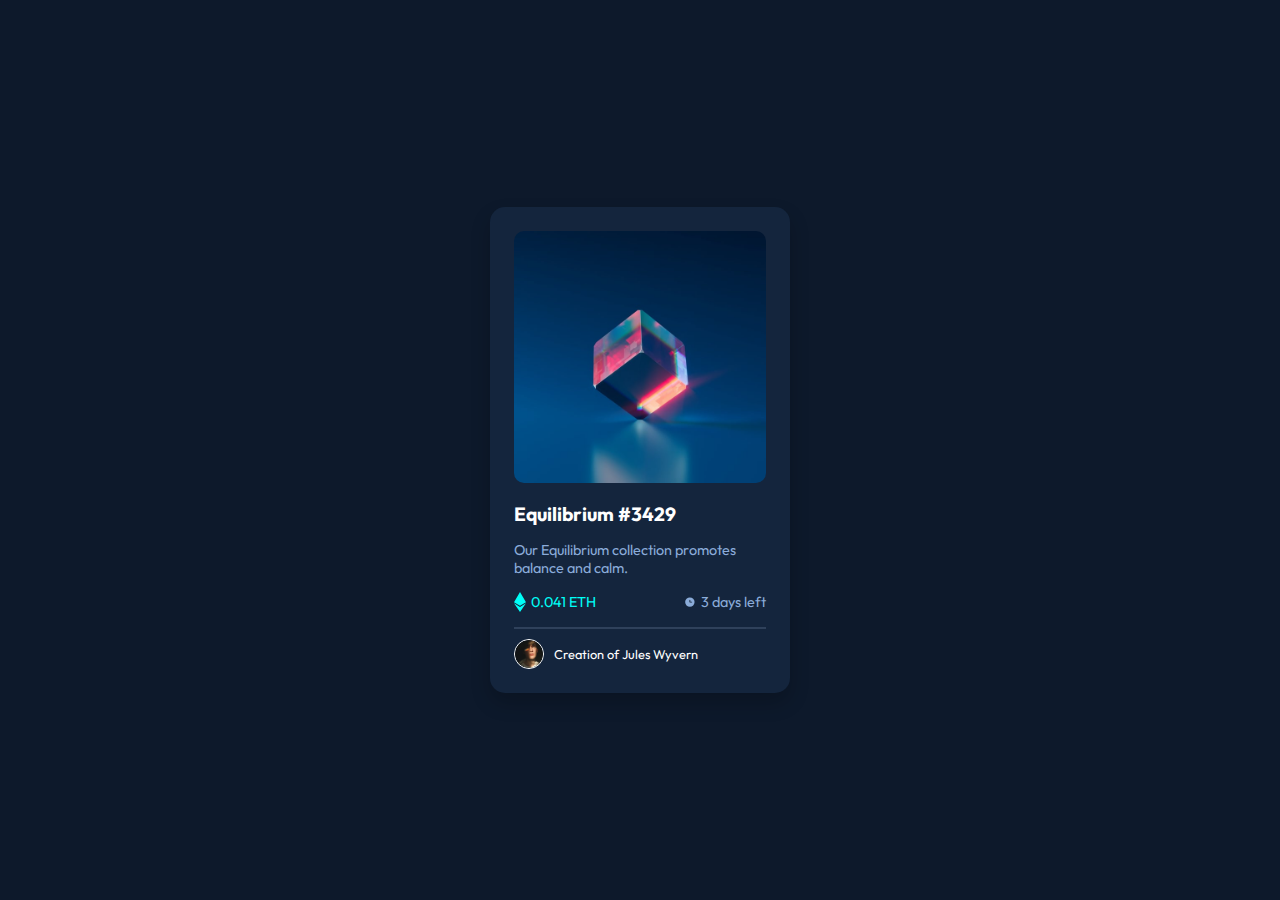
<file: NFT/index.html>
<!DOCTYPE html>
<html lang="en">
<head>
    <meta charset="UTF-8">
    <meta name="viewport" content="width=device-width, initial-scale=1.0">
    <link rel="icon" type="image/png" sizes="32x32" href="favicon-32x32.png">
    <link href="https://fonts.googleapis.com/css2?family=Outfit:wght@300;400;600&display=swap" rel="stylesheet">
    <link rel="stylesheet" href="styles.css">
    <title>Frontend Mentor | NFT preview card component</title>
</head>
<body>

    <div class="card">


        <img src="main.jpg" alt="Equilibrium NFT" class="card-image">

        <h1 class="card-title">Equilibrium #3429</h1>
        
        <p class="card-description">Our Equilibrium collection promotes balance and calm.</p>

        <div class="card-info">


            <div class="card-price">
                <img src="icon-ethereum.svg" alt="Ethereum icon">
                <span>0.041 ETH</span>
            </div>



            <div class="card-time">
                <img src="icon-clock.svg" alt="Clock icon">
                <span>3 days left</span>
            </div>



        </div>

        <hr>

        <div class="card-creator">

            <img src="creator.png" alt="Creator" class="creator-image">
            <span>Creation of Jules Wyvern</span>
        </div>


    </div>

</body>
</file>
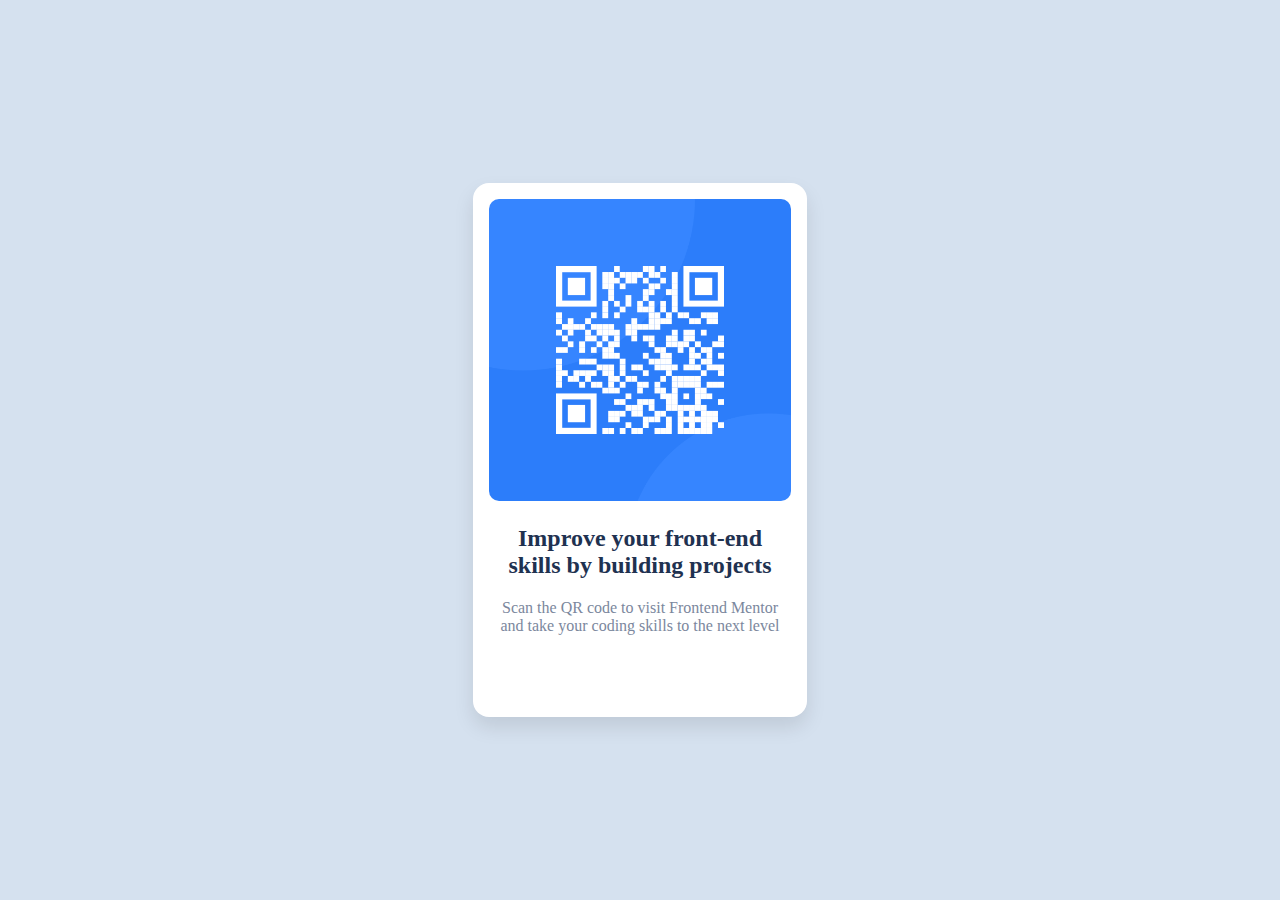
<file: QR/index.html>
<!DOCTYPE html>
<html lang="en">
<head>
    <meta charset="UTF-8">
    <meta name="viewport" content="width=device-width, initial-scale=1.0">
    <link rel="stylesheet" href="styles.css"> <!-- Corrected 'rel' attribute -->
    <title>QR CODE</title>
</head>
<body>
    
    <div class="card">
        <img src="images/image-qr-code.png">
        
        <h2>

            Improve your front-end skills by building projects
        </h2>
          <p>Scan the QR code to visit Frontend Mentor and take your coding skills to the next level</p>  
            


   
  
  
   
    </div>
</body>
</html>
</file>
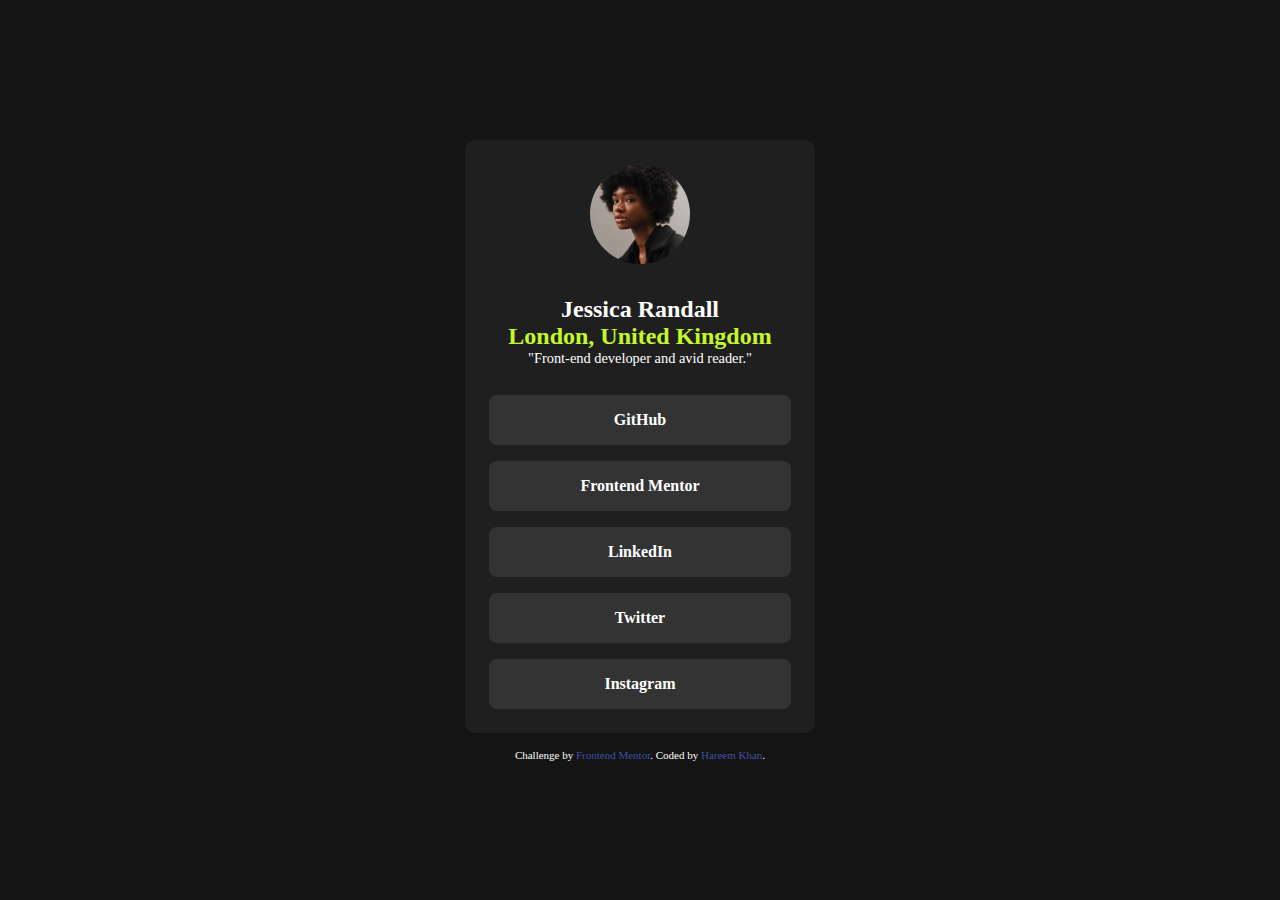
<file: SocialLinks/index.html>
<!DOCTYPE html>
<html lang="en">
<head>
    <meta charset="UTF-8">
    <meta name="viewport" content="width=device-width, initial-scale=1.0">
    <link rel="icon" type="image/png" sizes="32x32" href="./assets/images/favicon-32x32.png">
    <link rel="stylesheet" href="styles.css">
    <title>Frontend Mentor | Social Links Profile</title>
</head>
<body>
    
    <main>
        <div class="wrapper">
            <img class="profile-picture" src="images/avatar-jessica.jpeg" alt="Profile picture of Jessica Randall">
        </div>

        <h1>Jessica Randall</h1>
        <h2>London, United Kingdom</h2>
        <p>"Front-end developer and avid reader."</p> 

        <div class="links">
            <a href="#" class="social">GitHub</a>
            <a href="#" class="social">Frontend Mentor</a>
            <a href="#" class="social">LinkedIn</a>
            <a href="#" class="social">Twitter</a>
            <a href="#" class="social">Instagram</a>
        </div>
    </main>

    <footer class="attribution">
        Challenge by <a href="https://www.frontendmentor.io?ref=challenge" target="_blank">Frontend Mentor</a>. 
        Coded by <a href="#" target="_blank">Hareem Khan</a>.
    </footer>

</body>
</html>
</file>
<file: NFT/styles.css>
* {
    padding: 0;
    margin: 0;
    box-sizing: border-box;
}

body {
    font-family: 'Outfit', sans-serif;
    background-color: hsl(217, 54%, 11%);
    display: flex;
    justify-content: center;
    align-items: center;
    height: 100vh;
}

.card {
    background-color: hsl(216, 50%, 16%);
    padding: 1.5rem;
    border-radius: 15px;
    max-width: 300px;
    box-shadow: 0 10px 20px rgba(0, 0, 0, 0.2);
    text-align: left;
    color: white;
}

.card-image {
    width: 100%;
    border-radius: 10px;
}

.card-title {
    font-size: 1.2rem;
    margin: 15px 0;
    color: white;
}

.card-description {
    font-size: 0.9rem;
    color: hsl(215, 51%, 70%);
}

.card-info {
    display: flex;
    justify-content: space-between;
    margin: 15px 0;
    font-size: 0.9rem;
}

.card-info img {
    width: 12px;
    margin-right: 5px;
}

.card-price {
    display: flex;
    align-items: center;
    color: hsl(178, 100%, 50%);
}

.card-time {
    display: flex;
    align-items: center;
    color: hsl(215, 51%, 70%);
}

hr {
    border: 0.5px solid hsl(215, 32%, 27%);
    margin: 10px 0;
}

.card-creator {
    display: flex;
    align-items: center;
    font-size: 0.8rem;
}

.creator-image {
    width: 30px;
    height: 30px;
    border-radius: 50%;
    margin-right: 10px;
    border: 1px solid white;
}
</file>
<file: QR/styles.css>
body {
    background-color: #D5E1EF;
    font-family: cursive;
    text-align: center; 
   }
   
   .card {
       position: absolute;
       margin: auto;
       padding: 1rem;
       padding-bottom: 3rem;
       inset: 0;
       width: 302px;
       height: 470px;
       border-radius: 16px;
       background-color: white;
       box-shadow: 0px 10px 20px 0px rgb(0 0 0 / 10%);
   }
   
   img {
       width: 100%;
       border-radius: 10px;
   }
   
   h2 {
       color: #1f3251
   }
   
   p {
       color: hsl(220, 15%, 55%)
   }
</file>
<file: SocialLinks/styles.css>
* {
    box-sizing: border-box;
    margin: 0;
    padding: 0;
}

body {
    background-color: hsl(0, 0%, 8%);
    color: white;
    font-family: Cambria, Cochin, Georgia, Times, 'Times New Roman', serif;
    display: flex;
    flex-direction: column;
    justify-content: center;
    align-items: center;
    height: 100vh;
}

main {
    background-color: hsl(0, 0%, 12%);
    padding: 1.5rem;
    border-radius: 10px;
    text-align: center;
    width: 90%;
    max-width: 350px;
}

.wrapper {
    width: 100px;
    height: 100px;
    border-radius: 50%; /* Makes the image circular */
    overflow: hidden;
    margin: 0 auto;
}

.profile-picture {
    width: 100%;
    height: 100%;
    object-fit: cover; 
}

h1 {
    font-size: 1.5rem;
    margin-top: 2rem;
    margin-bottom: 0;
}

h2 {
    color: hsl(75, 94%, 57%);

    font-weight: 600;
}

p {
    font-size: 0.9rem;
    margin-bottom: 1.75rem;
}


.links {
    display: flex;
    flex-direction: column;
    gap: 1rem;
}

.social {
    display: block;
    background-color: hsl(0, 0%, 20%);
    color: white;
    text-decoration: none;
    padding: 1rem;
    border-radius: 8px;
    font-weight: bold;
    text-align: center;
    transition: background-color 0.3s, color 0.3s;
}

.social:hover {
    background-color: hsl(75, 94%, 57%);
    color: hsl(0, 0%, 12%);
    cursor: pointer;
}

.attribution {
    font-size: 11px;
    margin-top: 1rem;
}

.attribution a {
    color: hsl(228, 45%, 44%);
    text-decoration: none;
}
</file>
